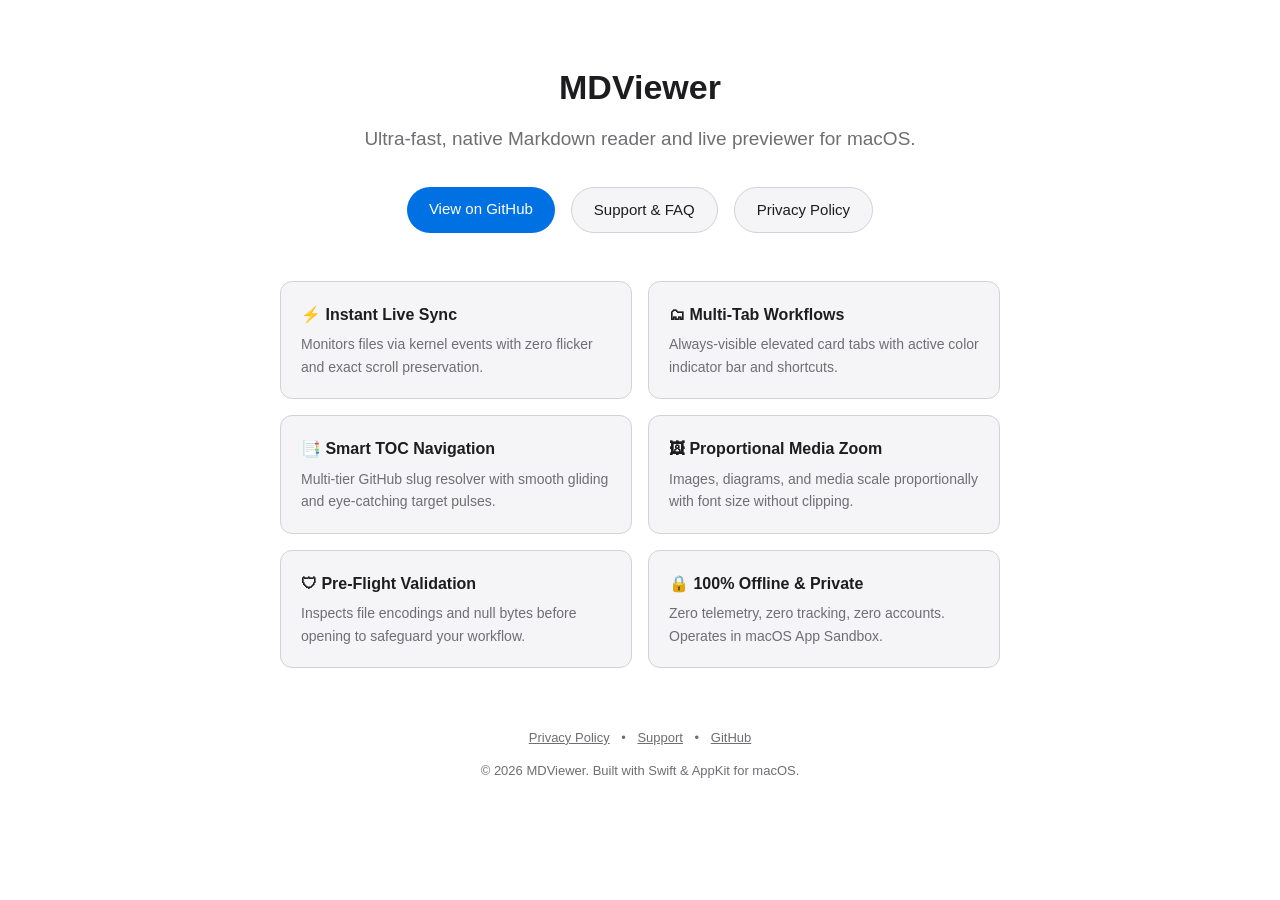
<file: docs/index.html>
<!DOCTYPE html>
<html lang="en">
<head>
    <meta charset="UTF-8">
    <meta name="viewport" content="width=device-width, initial-scale=1.0">
    <title>MDViewer - Native macOS Markdown Viewer</title>
    <style>
        :root {
            --bg: #ffffff;
            --text: #1d1d1f;
            --secondary: #6e6e73;
            --card-bg: #f5f5f7;
            --border: #d2d2d7;
            --accent: #0071e3;
        }
        @media (prefers-color-scheme: dark) {
            :root {
                --bg: #1e1e1e;
                --text: #f5f5f7;
                --secondary: #86868b;
                --card-bg: #2d2d2d;
                --border: #424245;
                --accent: #2997ff;
            }
        }
        body {
            font-family: -apple-system, BlinkMacSystemFont, "SF Pro Text", "Helvetica Neue", sans-serif;
            background-color: var(--bg);
            color: var(--text);
            line-height: 1.6;
            margin: 0;
            padding: 60px 20px 40px;
        }
        .container {
            max-width: 720px;
            margin: 0 auto;
            text-align: center;
        }
        .icon {
            width: 80px;
            height: 80px;
            border-radius: 18px;
            box-shadow: 0 8px 24px rgba(0,0,0,0.18);
            margin-bottom: 20px;
        }
        h1 {
            font-size: 34px;
            font-weight: 700;
            margin: 0 0 10px;
        }
        .tagline {
            font-size: 19px;
            color: var(--secondary);
            margin: 0 0 32px;
        }
        .links-row {
            display: flex;
            justify-content: center;
            gap: 16px;
            margin-bottom: 48px;
        }
        .btn {
            display: inline-block;
            background-color: var(--accent);
            color: white;
            padding: 10px 22px;
            border-radius: 980px;
            text-decoration: none;
            font-size: 15px;
            font-weight: 500;
        }
        .btn-secondary {
            background-color: var(--card-bg);
            color: var(--text);
            border: 1px solid var(--border);
        }
        .feature-grid {
            display: grid;
            grid-template-columns: 1fr 1fr;
            gap: 16px;
            text-align: left;
            margin-top: 30px;
        }
        .feature-card {
            background-color: var(--card-bg);
            border: 1px solid var(--border);
            border-radius: 12px;
            padding: 20px;
        }
        .feature-card h3 {
            margin: 0 0 6px;
            font-size: 16px;
        }
        .feature-card p {
            margin: 0;
            font-size: 14px;
            color: var(--secondary);
        }
        footer {
            margin-top: 60px;
            font-size: 13px;
            color: var(--secondary);
        }
        footer a {
            color: var(--secondary);
            text-decoration: underline;
            margin: 0 8px;
        }
    </style>
</head>
<body>
    <div class="container">
        <h1>MDViewer</h1>
        <p class="tagline">Ultra-fast, native Markdown reader and live previewer for macOS.</p>

        <div class="links-row">
            <a href="https://github.com/slemay/mdviewer" class="btn">View on GitHub</a>
            <a href="support.html" class="btn btn-secondary">Support & FAQ</a>
            <a href="privacy.html" class="btn btn-secondary">Privacy Policy</a>
        </div>

        <div class="feature-grid">
            <div class="feature-card">
                <h3>⚡️ Instant Live Sync</h3>
                <p>Monitors files via kernel events with zero flicker and exact scroll preservation.</p>
            </div>
            <div class="feature-card">
                <h3>🗂 Multi-Tab Workflows</h3>
                <p>Always-visible elevated card tabs with active color indicator bar and shortcuts.</p>
            </div>
            <div class="feature-card">
                <h3>📑 Smart TOC Navigation</h3>
                <p>Multi-tier GitHub slug resolver with smooth gliding and eye-catching target pulses.</p>
            </div>
            <div class="feature-card">
                <h3>🖼 Proportional Media Zoom</h3>
                <p>Images, diagrams, and media scale proportionally with font size without clipping.</p>
            </div>
            <div class="feature-card">
                <h3>🛡 Pre-Flight Validation</h3>
                <p>Inspects file encodings and null bytes before opening to safeguard your workflow.</p>
            </div>
            <div class="feature-card">
                <h3>🔒 100% Offline & Private</h3>
                <p>Zero telemetry, zero tracking, zero accounts. Operates in macOS App Sandbox.</p>
            </div>
        </div>

        <footer>
            <a href="privacy.html">Privacy Policy</a> &bull; 
            <a href="support.html">Support</a> &bull; 
            <a href="https://github.com/slemay/mdviewer">GitHub</a>
            <p style="margin-top: 12px;">&copy; 2026 MDViewer. Built with Swift & AppKit for macOS.</p>
        </footer>
    </div>
</body>
</html>
</file>
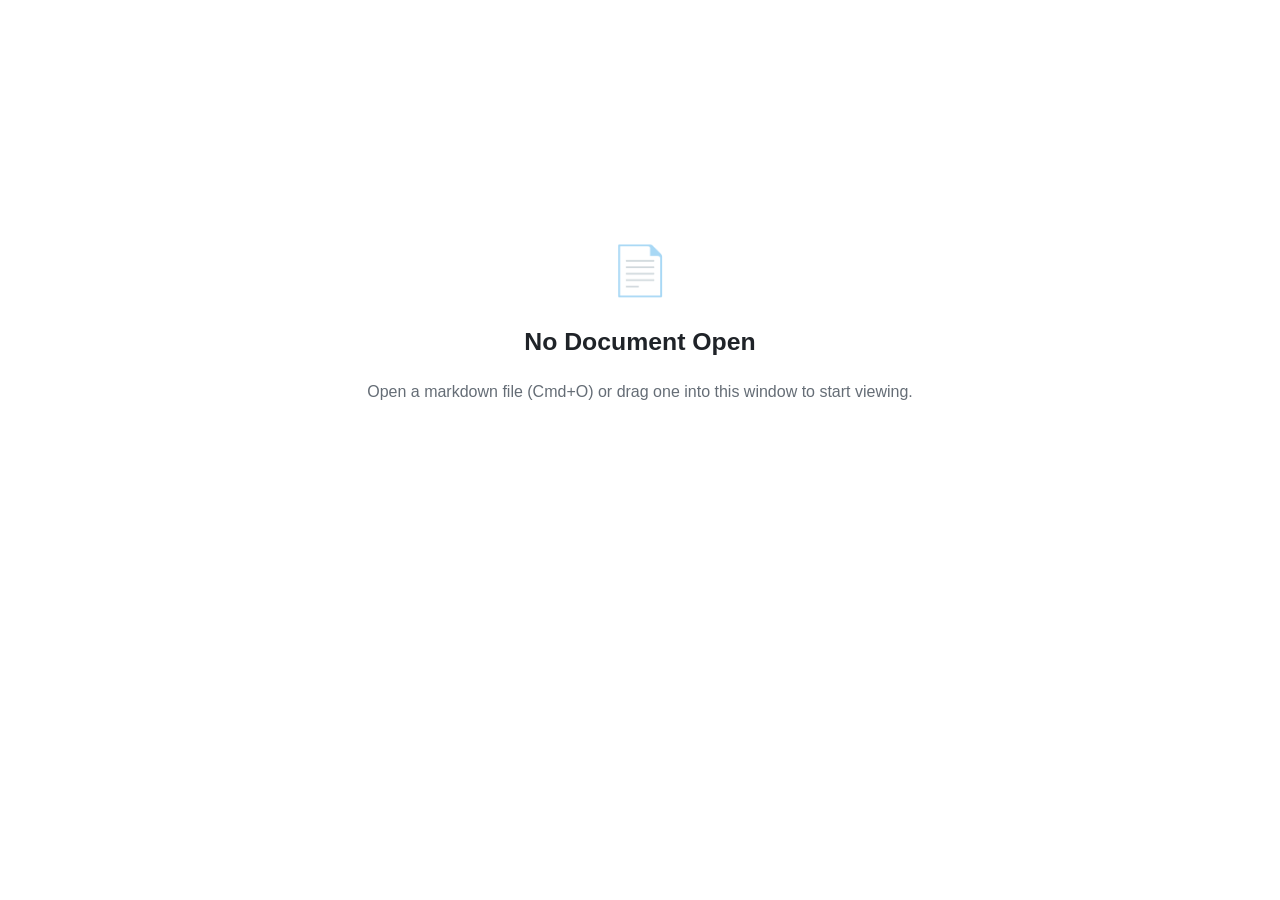
<file: Sources/MDViewer/Resources/index.html>
<!DOCTYPE html>
<html lang="en" class="theme-system">
<head>
  <meta charset="UTF-8">
  <meta name="viewport" content="width=device-width, initial-scale=1.0">
  <title>MDViewer</title>
  <link rel="stylesheet" href="styles.css">
  <link rel="stylesheet" href="vendor/katex.min.css">
  <link id="highlight-light" rel="stylesheet" href="vendor/highlight-github.min.css">
  <link id="highlight-dark" rel="stylesheet" href="vendor/highlight-github-dark.min.css" disabled>
</head>
<body>
  <div id="content-container">
    <div class="empty-state">
      <div class="empty-state-icon">📄</div>
      <h2>No Document Open</h2>
      <p>Open a markdown file (Cmd+O) or drag one into this window to start viewing.</p>
    </div>
  </div>

  <!-- Offline Bundled Scripts -->
  <script src="vendor/marked.min.js"></script>
  <script src="vendor/highlight.min.js"></script>
  <script src="vendor/katex.min.js"></script>
  <script src="vendor/auto-render.min.js"></script>
  <script src="vendor/mermaid.min.js"></script>
  <script src="app.js"></script>
</body>
</html>
</file>
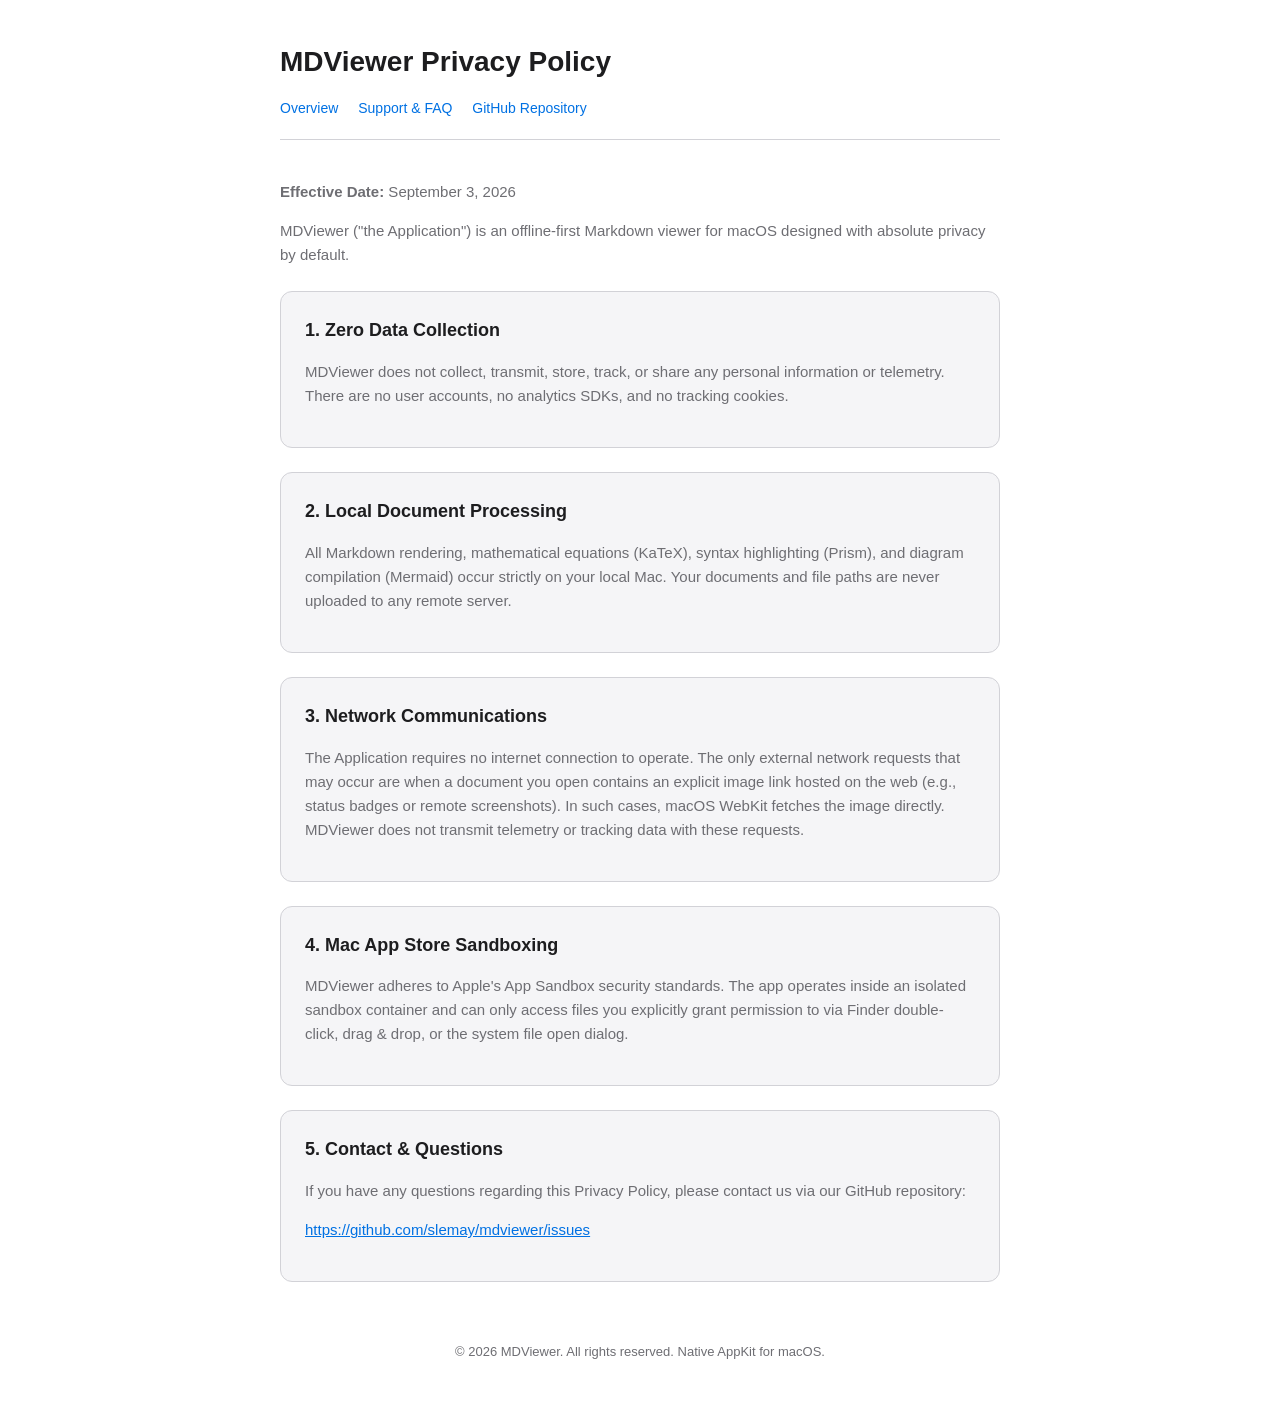
<file: docs/privacy.html>
<!DOCTYPE html>
<html lang="en">
<head>
    <meta charset="UTF-8">
    <meta name="viewport" content="width=device-width, initial-scale=1.0">
    <title>Privacy Policy - MDViewer</title>
    <style>
        :root {
            --bg: #ffffff;
            --text: #1d1d1f;
            --secondary: #6e6e73;
            --card-bg: #f5f5f7;
            --border: #d2d2d7;
            --accent: #0071e3;
        }
        @media (prefers-color-scheme: dark) {
            :root {
                --bg: #1e1e1e;
                --text: #f5f5f7;
                --secondary: #86868b;
                --card-bg: #2d2d2d;
                --border: #424245;
                --accent: #2997ff;
            }
        }
        body {
            font-family: -apple-system, BlinkMacSystemFont, "SF Pro Text", "Helvetica Neue", sans-serif;
            background-color: var(--bg);
            color: var(--text);
            line-height: 1.6;
            margin: 0;
            padding: 40px 20px;
        }
        .container {
            max-width: 720px;
            margin: 0 auto;
        }
        header {
            margin-bottom: 40px;
            border-bottom: 1px solid var(--border);
            padding-bottom: 20px;
        }
        .logo-row {
            display: flex;
            align-items: center;
            gap: 14px;
            margin-bottom: 8px;
        }
        .logo-row img {
            width: 48px;
            height: 48px;
            border-radius: 11px;
            box-shadow: 0 4px 12px rgba(0,0,0,0.15);
        }
        h1 {
            font-size: 28px;
            font-weight: 700;
            margin: 0;
        }
        .nav-links {
            margin-top: 12px;
            font-size: 14px;
        }
        .nav-links a {
            color: var(--accent);
            text-decoration: none;
            margin-right: 16px;
        }
        .nav-links a:hover {
            text-decoration: underline;
        }
        .card {
            background-color: var(--card-bg);
            border-radius: 12px;
            padding: 24px;
            margin: 24px 0;
            border: 1px solid var(--border);
        }
        h2 {
            font-size: 18px;
            font-weight: 600;
            margin-top: 0;
            color: var(--text);
        }
        p, li {
            color: var(--secondary);
            font-size: 15px;
        }
        ul {
            padding-left: 20px;
        }
        footer {
            margin-top: 60px;
            text-align: center;
            font-size: 13px;
            color: var(--secondary);
        }
    </style>
</head>
<body>
    <div class="container">
        <header>
            <div class="logo-row">
                <h1>MDViewer Privacy Policy</h1>
            </div>
            <div class="nav-links">
                <a href="index.html">Overview</a>
                <a href="support.html">Support & FAQ</a>
                <a href="https://github.com/slemay/mdviewer">GitHub Repository</a>
            </div>
        </header>

        <p><strong>Effective Date:</strong> September 3, 2026</p>
        <p>MDViewer ("the Application") is an offline-first Markdown viewer for macOS designed with absolute privacy by default.</p>

        <div class="card">
            <h2>1. Zero Data Collection</h2>
            <p>MDViewer does not collect, transmit, store, track, or share any personal information or telemetry. There are no user accounts, no analytics SDKs, and no tracking cookies.</p>
        </div>

        <div class="card">
            <h2>2. Local Document Processing</h2>
            <p>All Markdown rendering, mathematical equations (KaTeX), syntax highlighting (Prism), and diagram compilation (Mermaid) occur strictly on your local Mac. Your documents and file paths are never uploaded to any remote server.</p>
        </div>

        <div class="card">
            <h2>3. Network Communications</h2>
            <p>The Application requires no internet connection to operate. The only external network requests that may occur are when a document you open contains an explicit image link hosted on the web (e.g., status badges or remote screenshots). In such cases, macOS WebKit fetches the image directly. MDViewer does not transmit telemetry or tracking data with these requests.</p>
        </div>

        <div class="card">
            <h2>4. Mac App Store Sandboxing</h2>
            <p>MDViewer adheres to Apple's App Sandbox security standards. The app operates inside an isolated sandbox container and can only access files you explicitly grant permission to via Finder double-click, drag & drop, or the system file open dialog.</p>
        </div>

        <div class="card">
            <h2>5. Contact & Questions</h2>
            <p>If you have any questions regarding this Privacy Policy, please contact us via our GitHub repository:</p>
            <p><a href="https://github.com/slemay/mdviewer/issues" style="color: var(--accent);">https://github.com/slemay/mdviewer/issues</a></p>
        </div>

        <footer>
            &copy; 2026 MDViewer. All rights reserved. Native AppKit for macOS.
        </footer>
    </div>
</body>
</html>
</file>
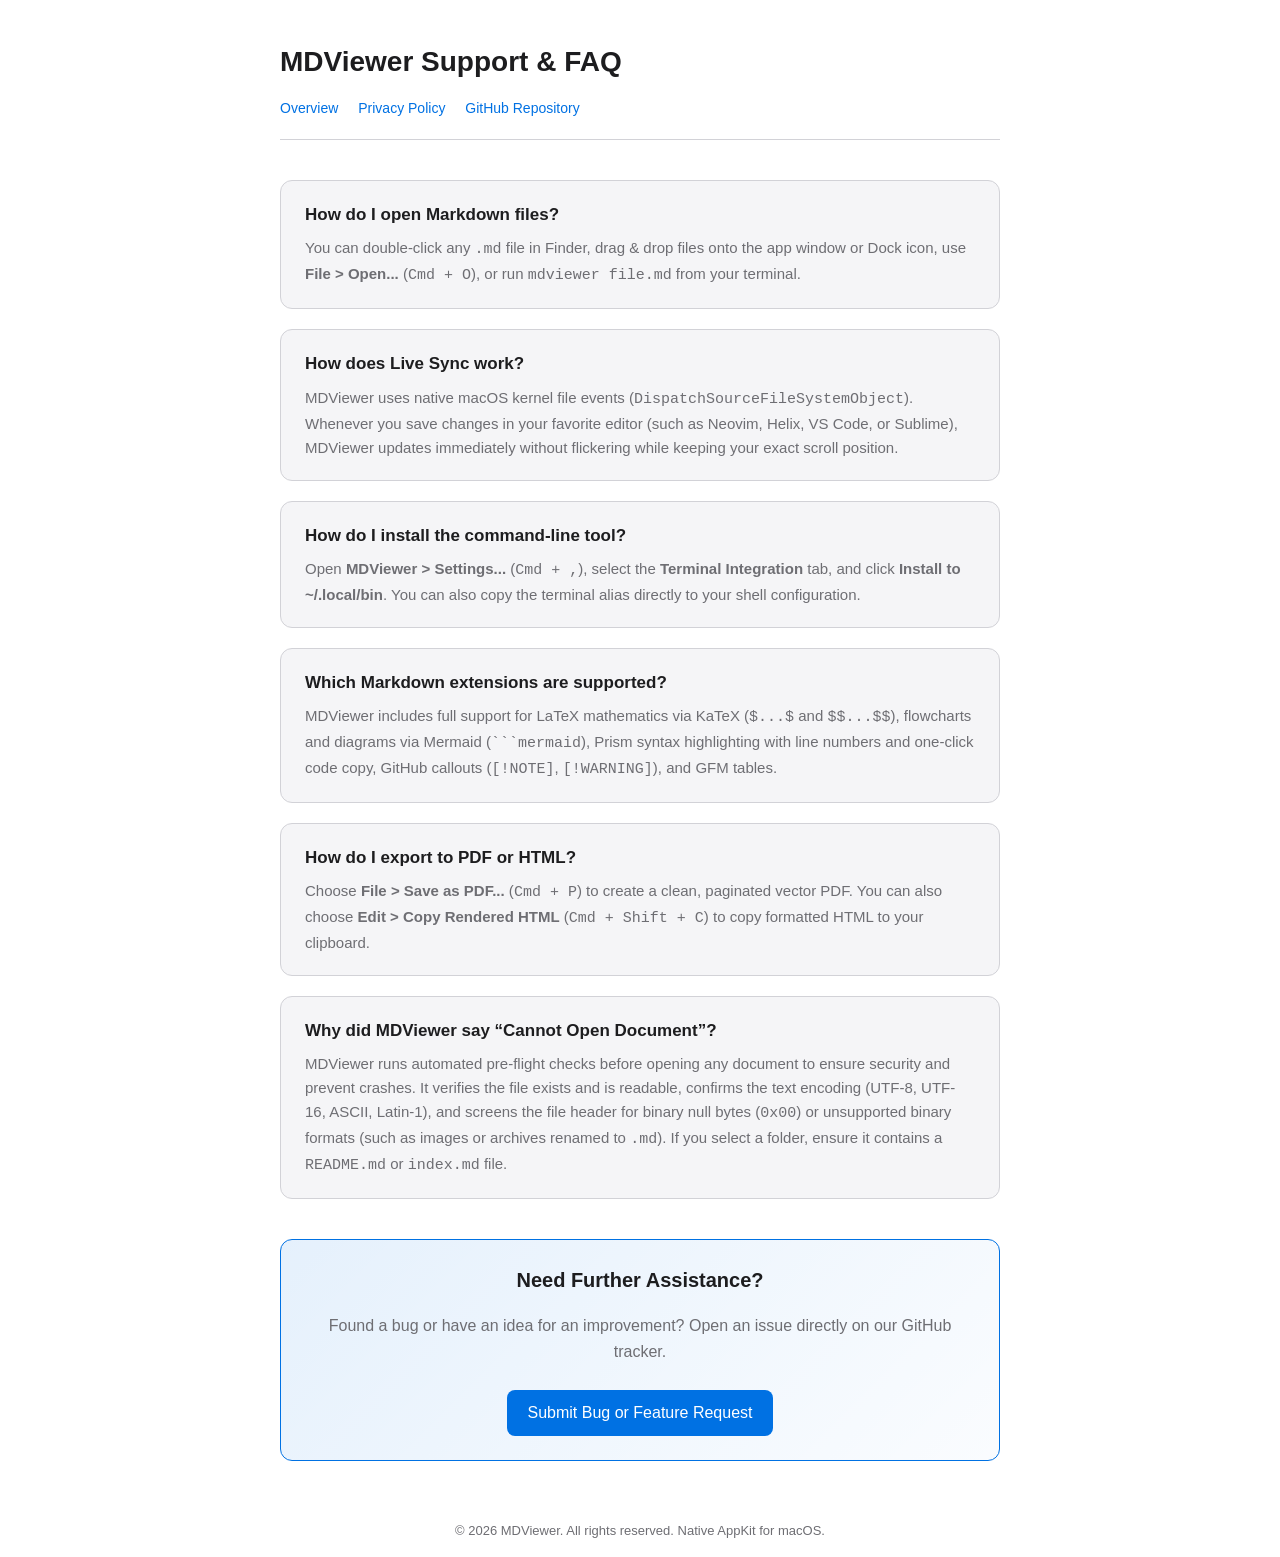
<file: docs/support.html>
<!DOCTYPE html>
<html lang="en">
<head>
    <meta charset="UTF-8">
    <meta name="viewport" content="width=device-width, initial-scale=1.0">
    <title>Support & FAQ - MDViewer</title>
    <style>
        :root {
            --bg: #ffffff;
            --text: #1d1d1f;
            --secondary: #6e6e73;
            --card-bg: #f5f5f7;
            --border: #d2d2d7;
            --accent: #0071e3;
        }
        @media (prefers-color-scheme: dark) {
            :root {
                --bg: #1e1e1e;
                --text: #f5f5f7;
                --secondary: #86868b;
                --card-bg: #2d2d2d;
                --border: #424245;
                --accent: #2997ff;
            }
        }
        body {
            font-family: -apple-system, BlinkMacSystemFont, "SF Pro Text", "Helvetica Neue", sans-serif;
            background-color: var(--bg);
            color: var(--text);
            line-height: 1.6;
            margin: 0;
            padding: 40px 20px;
        }
        .container {
            max-width: 720px;
            margin: 0 auto;
        }
        header {
            margin-bottom: 40px;
            border-bottom: 1px solid var(--border);
            padding-bottom: 20px;
        }
        h1 {
            font-size: 28px;
            font-weight: 700;
            margin: 0;
        }
        .nav-links {
            margin-top: 12px;
            font-size: 14px;
        }
        .nav-links a {
            color: var(--accent);
            text-decoration: none;
            margin-right: 16px;
        }
        .nav-links a:hover {
            text-decoration: underline;
        }
        .faq-item {
            background-color: var(--card-bg);
            border-radius: 12px;
            padding: 20px 24px;
            margin: 20px 0;
            border: 1px solid var(--border);
        }
        .faq-question {
            font-size: 17px;
            font-weight: 600;
            margin-top: 0;
            margin-bottom: 8px;
            color: var(--text);
        }
        .faq-answer {
            color: var(--secondary);
            font-size: 15px;
            margin: 0;
        }
        .contact-box {
            background: linear-gradient(135deg, rgba(0,113,227,0.1), rgba(0,113,227,0.02));
            border: 1px solid var(--accent);
            border-radius: 12px;
            padding: 24px;
            margin-top: 40px;
            text-align: center;
        }
        .contact-box h2 {
            margin-top: 0;
            font-size: 20px;
            color: var(--text);
        }
        .button {
            display: inline-block;
            background-color: var(--accent);
            color: white;
            padding: 10px 20px;
            border-radius: 8px;
            text-decoration: none;
            font-weight: 500;
            margin-top: 12px;
        }
        .button:hover {
            opacity: 0.9;
        }
        footer {
            margin-top: 60px;
            text-align: center;
            font-size: 13px;
            color: var(--secondary);
        }
    </style>
</head>
<body>
    <div class="container">
        <header>
            <h1>MDViewer Support & FAQ</h1>
            <div class="nav-links">
                <a href="index.html">Overview</a>
                <a href="privacy.html">Privacy Policy</a>
                <a href="https://github.com/slemay/mdviewer">GitHub Repository</a>
            </div>
        </header>

        <div class="faq-item">
            <h2 class="faq-question">How do I open Markdown files?</h2>
            <p class="faq-answer">You can double-click any <code>.md</code> file in Finder, drag & drop files onto the app window or Dock icon, use <strong>File &gt; Open...</strong> (<code>Cmd + O</code>), or run <code>mdviewer file.md</code> from your terminal.</p>
        </div>

        <div class="faq-item">
            <h2 class="faq-question">How does Live Sync work?</h2>
            <p class="faq-answer">MDViewer uses native macOS kernel file events (<code>DispatchSourceFileSystemObject</code>). Whenever you save changes in your favorite editor (such as Neovim, Helix, VS Code, or Sublime), MDViewer updates immediately without flickering while keeping your exact scroll position.</p>
        </div>

        <div class="faq-item">
            <h2 class="faq-question">How do I install the command-line tool?</h2>
            <p class="faq-answer">Open <strong>MDViewer &gt; Settings...</strong> (<code>Cmd + ,</code>), select the <strong>Terminal Integration</strong> tab, and click <strong>Install to ~/.local/bin</strong>. You can also copy the terminal alias directly to your shell configuration.</p>
        </div>

        <div class="faq-item">
            <h2 class="faq-question">Which Markdown extensions are supported?</h2>
            <p class="faq-answer">MDViewer includes full support for LaTeX mathematics via KaTeX (<code>$...$</code> and <code>$$...$$</code>), flowcharts and diagrams via Mermaid (<code>```mermaid</code>), Prism syntax highlighting with line numbers and one-click code copy, GitHub callouts (<code>[!NOTE]</code>, <code>[!WARNING]</code>), and GFM tables.</p>
        </div>

        <div class="faq-item">
            <h2 class="faq-question">How do I export to PDF or HTML?</h2>
            <p class="faq-answer">Choose <strong>File &gt; Save as PDF...</strong> (<code>Cmd + P</code>) to create a clean, paginated vector PDF. You can also choose <strong>Edit &gt; Copy Rendered HTML</strong> (<code>Cmd + Shift + C</code>) to copy formatted HTML to your clipboard.</p>
        </div>

        <div class="faq-item">
            <h2 class="faq-question">Why did MDViewer say &ldquo;Cannot Open Document&rdquo;?</h2>
            <p class="faq-answer">MDViewer runs automated pre-flight checks before opening any document to ensure security and prevent crashes. It verifies the file exists and is readable, confirms the text encoding (UTF-8, UTF-16, ASCII, Latin-1), and screens the file header for binary null bytes (<code>0x00</code>) or unsupported binary formats (such as images or archives renamed to <code>.md</code>). If you select a folder, ensure it contains a <code>README.md</code> or <code>index.md</code> file.</p>
        </div>

        <div class="contact-box">
            <h2>Need Further Assistance?</h2>
            <p style="color: var(--secondary); margin-bottom: 14px;">Found a bug or have an idea for an improvement? Open an issue directly on our GitHub tracker.</p>
            <a href="https://github.com/slemay/mdviewer/issues" class="button">Submit Bug or Feature Request</a>
        </div>

        <footer>
            &copy; 2026 MDViewer. All rights reserved. Native AppKit for macOS.
        </footer>
    </div>
</body>
</html>
</file>
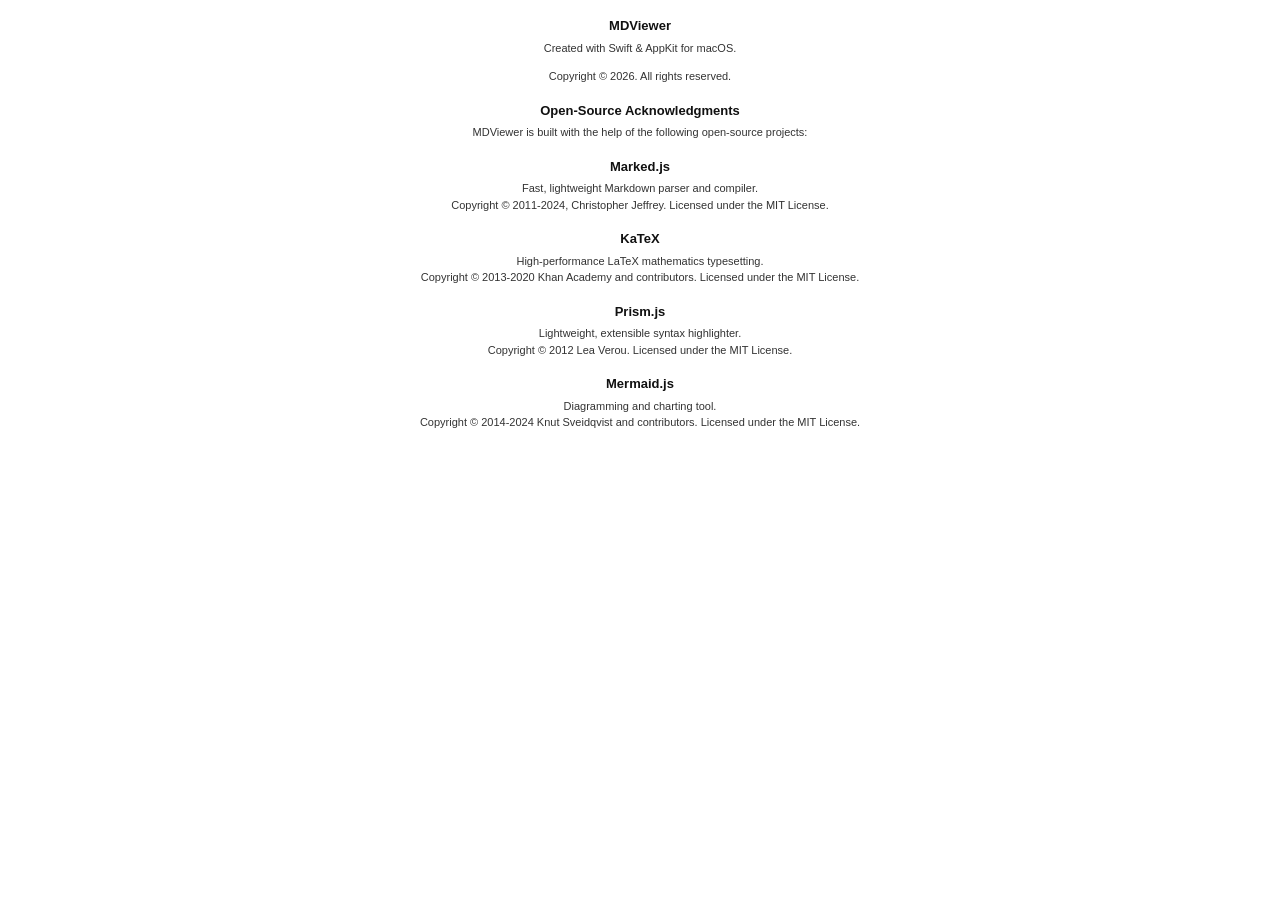
<file: Sources/MDViewer/Resources/Credits.html>
<!DOCTYPE html>
<html>
<head>
<meta charset="utf-8">
<style>
body {
    font-family: -apple-system, BlinkMacSystemFont, "Helvetica Neue", sans-serif;
    font-size: 11px;
    line-height: 1.5;
    color: #333333;
    text-align: center;
}
h2 {
    font-size: 13px;
    margin-top: 16px;
    margin-bottom: 4px;
    color: #111111;
}
p {
    margin: 4px 0 12px;
}
.license {
    font-size: 9.5px;
    color: #666666;
    font-family: Menlo, monospace;
    text-align: left;
    background: #f5f5f7;
    padding: 8px;
    border-radius: 4px;
}
</style>
</head>
<body>
    <h2>MDViewer</h2>
    <p>Created with Swift & AppKit for macOS.</p>
    <p>Copyright &copy; 2026. All rights reserved.</p>

    <h2>Open-Source Acknowledgments</h2>
    <p>MDViewer is built with the help of the following open-source projects:</p>

    <h2>Marked.js</h2>
    <p>Fast, lightweight Markdown parser and compiler.<br>
    Copyright &copy; 2011-2024, Christopher Jeffrey. Licensed under the MIT License.</p>

    <h2>KaTeX</h2>
    <p>High-performance LaTeX mathematics typesetting.<br>
    Copyright &copy; 2013-2020 Khan Academy and contributors. Licensed under the MIT License.</p>

    <h2>Prism.js</h2>
    <p>Lightweight, extensible syntax highlighter.<br>
    Copyright &copy; 2012 Lea Verou. Licensed under the MIT License.</p>

    <h2>Mermaid.js</h2>
    <p>Diagramming and charting tool.<br>
    Copyright &copy; 2014-2024 Knut Sveidqvist and contributors. Licensed under the MIT License.</p>
</body>
</html>
</file>
<file: Sources/MDViewer/Resources/styles.css>
:root {
  --font-sans: -apple-system, BlinkMacSystemFont, "Segoe UI", "SF Pro Text", Helvetica, Arial, sans-serif;
  --font-serif: "New York", "Charter", "Georgia", Cambria, serif;
  --font-mono: "SF Mono", "Menlo", "Monaco", "Courier New", monospace;
  --current-font-family: var(--font-sans);
  --font-size-base: 16px;
  --object-scale: 1;
  --line-height-base: 1.65;

  /* Default Light Theme variables */
  --bg-color: #ffffff;
  --text-color: #1f2328;
  --text-muted: #656d76;
  --heading-color: #1f2328;
  --link-color: #0969da;
  --link-hover-color: #1b7cf3;
  --border-color: #d1d9e0;
  --border-muted: #e1e4e8;
  --code-bg: #f6f8fa;
  --code-text: #1f2328;
  --code-border: #e1e4e8;
  --pre-bg: #f6f8fa;
  --pre-border: #d0d7de;
  --blockquote-border: #d0d7de;
  --blockquote-text: #656d76;
  --table-header-bg: #f6f8fa;
  --table-border: #d0d7de;
  --table-stripe: #fbfcfd;
  --copy-btn-bg: rgba(255, 255, 255, 0.85);
  --copy-btn-hover: #ffffff;
  --copy-btn-border: #d0d7de;
  --copy-btn-text: #57606a;
  --search-highlight: #fff3a8;
  --search-highlight-active: #ffb703;
}

/* System Dark Auto-adaptation */
@media (prefers-color-scheme: dark) {
  :root.theme-system {
    --bg-color: #1e1e1e;
    --text-color: #e6edf3;
    --text-muted: #8b949e;
    --heading-color: #f0f6fc;
    --link-color: #4493f8;
    --link-hover-color: #79c0ff;
    --border-color: #30363d;
    --border-muted: #21262d;
    --code-bg: #2b3036;
    --code-text: #e6edf3;
    --code-border: #383e47;
    --pre-bg: #161b22;
    --pre-border: #30363d;
    --blockquote-border: #3b434b;
    --blockquote-text: #8b949e;
    --table-header-bg: #161b22;
    --table-border: #30363d;
    --table-stripe: #1b2027;
    --copy-btn-bg: rgba(48, 54, 61, 0.85);
    --copy-btn-hover: #3b424b;
    --copy-btn-border: #484f58;
    --copy-btn-text: #c9d1d9;
    --search-highlight: #705310;
    --search-highlight-active: #c28800;
  }
}

/* Explicit Themes */
:root.theme-github-dark {
  --bg-color: #0d1117;
  --text-color: #c9d1d9;
  --text-muted: #8b949e;
  --heading-color: #f0f6fc;
  --link-color: #58a6ff;
  --link-hover-color: #79c0ff;
  --border-color: #30363d;
  --border-muted: #21262d;
  --code-bg: #161b22;
  --code-text: #c9d1d9;
  --code-border: #30363d;
  --pre-bg: #161b22;
  --pre-border: #30363d;
  --blockquote-border: #3b434b;
  --blockquote-text: #8b949e;
  --table-header-bg: #161b22;
  --table-border: #30363d;
  --table-stripe: #12161c;
  --copy-btn-bg: #21262d;
  --copy-btn-hover: #30363d;
  --copy-btn-border: #363b42;
  --copy-btn-text: #c9d1d9;
  --search-highlight: #705310;
  --search-highlight-active: #c28800;
}

:root.theme-dracula {
  --bg-color: #282a36;
  --text-color: #f8f8f2;
  --text-muted: #6272a4;
  --heading-color: #bd93f9;
  --link-color: #8be9fd;
  --link-hover-color: #50fa7b;
  --border-color: #44475a;
  --border-muted: #383a59;
  --code-bg: #343746;
  --code-text: #f1fa8c;
  --code-border: #44475a;
  --pre-bg: #1e1f29;
  --pre-border: #44475a;
  --blockquote-border: #bd93f9;
  --blockquote-text: #6272a4;
  --table-header-bg: #343746;
  --table-border: #44475a;
  --table-stripe: #2c2f3d;
  --copy-btn-bg: #44475a;
  --copy-btn-hover: #6272a4;
  --copy-btn-border: #6272a4;
  --copy-btn-text: #f8f8f2;
  --search-highlight: #6272a4;
  --search-highlight-active: #ff79c6;
}

:root.theme-nord {
  --bg-color: #2e3440;
  --text-color: #d8dee9;
  --text-muted: #4c566a;
  --heading-color: #88c0d0;
  --link-color: #81a1c1;
  --link-hover-color: #8fbcbb;
  --border-color: #434c5e;
  --border-muted: #3b4252;
  --code-bg: #3b4252;
  --code-text: #eceff4;
  --code-border: #4c566a;
  --pre-bg: #242933;
  --pre-border: #434c5e;
  --blockquote-border: #81a1c1;
  --blockquote-text: #d8dee9;
  --table-header-bg: #3b4252;
  --table-border: #434c5e;
  --table-stripe: #333a48;
  --copy-btn-bg: #3b4252;
  --copy-btn-hover: #434c5e;
  --copy-btn-border: #4c566a;
  --copy-btn-text: #e5e9f0;
  --search-highlight: #434c5e;
  --search-highlight-active: #ebcb8b;
}

:root.theme-sepia {
  --bg-color: #f7f3e8;
  --text-color: #433422;
  --text-muted: #7f6e5d;
  --heading-color: #2b1f13;
  --link-color: #8f4e1f;
  --link-hover-color: #b36329;
  --border-color: #d8cdb8;
  --border-muted: #e6dec9;
  --code-bg: #ece4cf;
  --code-text: #3d2f1f;
  --code-border: #dfd5be;
  --pre-bg: #ece4cf;
  --pre-border: #d8cdb8;
  --blockquote-border: #bda88a;
  --blockquote-text: #7f6e5d;
  --table-header-bg: #ede4d1;
  --table-border: #d8cdb8;
  --table-stripe: #f2ebd8;
  --copy-btn-bg: #dfd5be;
  --copy-btn-hover: #d2c5aa;
  --copy-btn-border: #c4b699;
  --copy-btn-text: #594732;
  --search-highlight: #fae19c;
  --search-highlight-active: #e3a936;
}

* {
  box-sizing: border-box;
}

html {
  font-family: var(--current-font-family);
  font-size: var(--font-size-base);
  line-height: var(--line-height-base);
  background-color: var(--bg-color);
  color: var(--text-color);
  transition: background-color 0.2s ease, color 0.2s ease;
  scroll-behavior: smooth;
  -webkit-font-smoothing: antialiased;
}

body {
  margin: 0;
  padding: 0;
  display: flex;
  justify-content: center;
  min-height: 100vh;
}

#content-container {
  width: 100%;
  max-width: calc(820px * var(--object-scale, 1));
  padding: 56px 32px 96px 32px;
  margin: 0 auto;
  transition: max-width 0.2s ease;
}

/* Headings */
h1, h2, h3, h4, h5, h6 {
  color: var(--heading-color);
  font-weight: 600;
  line-height: 1.3;
  margin-top: 1.6em;
  margin-bottom: 0.6em;
  scroll-margin-top: 24px;
}

h1 {
  font-size: 2.1em;
  padding-bottom: 0.3em;
  border-bottom: 1px solid var(--border-color);
  margin-top: 0.2em;
}

h2 {
  font-size: 1.55em;
  padding-bottom: 0.25em;
  border-bottom: 1px solid var(--border-muted);
}

h3 { font-size: 1.28em; }
h4 { font-size: 1.05em; }
h5 { font-size: 0.9em; }
h6 { font-size: 0.82em; color: var(--text-muted); }

/* Paragraphs, links, lists */
p {
  margin-top: 0;
  margin-bottom: 1em;
}

a {
  color: var(--link-color);
  text-decoration: none;
}

a:hover {
  text-decoration: underline;
  color: var(--link-hover-color);
}

hr {
  border: 0;
  height: 1px;
  background-color: var(--border-color);
  margin: 28px 0;
}

ul, ol {
  padding-left: 2em;
  margin-top: 0;
  margin-bottom: 1em;
}

li {
  margin-top: 0.3em;
  margin-bottom: 0.3em;
}

li > p {
  margin-top: 0.3em;
  margin-bottom: 0.3em;
}

/* Task list */
ul.contains-task-list {
  list-style: none;
  padding-left: 0.4em;
}

li.task-list-item {
  display: flex;
  align-items: baseline;
  gap: 8px;
}

input[type="checkbox"] {
  accent-color: var(--link-color);
  cursor: pointer;
  margin-right: 4px;
}

/* Inline Code */
code:not(pre code) {
  font-family: var(--font-mono);
  font-size: 0.88em;
  background-color: var(--code-bg);
  color: var(--code-text);
  border: 1px solid var(--code-border);
  padding: 0.18em 0.38em;
  border-radius: 5px;
}

/* Fenced Code Blocks */
.code-block-wrapper {
  position: relative;
  margin: 1.2em 0;
  border-radius: 8px;
  background-color: var(--pre-bg);
  border: 1px solid var(--pre-border);
  overflow: hidden;
}

.code-block-header {
  display: flex;
  justify-content: space-between;
  align-items: center;
  padding: 6px 14px;
  background-color: rgba(0, 0, 0, 0.04);
  border-bottom: 1px solid var(--pre-border);
  font-family: var(--font-mono);
  font-size: 0.78em;
  color: var(--text-muted);
  user-select: none;
}

.copy-button {
  background-color: var(--copy-btn-bg);
  color: var(--copy-btn-text);
  border: 1px solid var(--copy-btn-border);
  border-radius: 5px;
  padding: 3px 8px;
  font-size: 0.76em;
  font-family: var(--font-sans);
  font-weight: 500;
  cursor: pointer;
  display: flex;
  align-items: center;
  gap: 4px;
  transition: all 0.15s ease;
}

.copy-button:hover {
  background-color: var(--copy-btn-hover);
}

pre {
  margin: 0;
  padding: 14px 16px;
  overflow-x: auto;
  font-family: var(--font-mono);
  font-size: 0.88em;
  line-height: 1.5;
}

pre code {
  font-family: inherit;
  font-size: inherit;
  padding: 0;
  background: transparent;
  border: none;
}

/* Blockquotes */
blockquote {
  margin: 1.2em 0;
  padding: 0.6em 1.2em;
  color: var(--blockquote-text);
  background-color: var(--code-bg);
  border-left: 4px solid var(--blockquote-border);
  border-radius: 0 6px 6px 0;
}

blockquote > :last-child {
  margin-bottom: 0;
}

/* GitHub Alerts / Callouts */
.markdown-alert {
  padding: 10px 16px;
  margin-bottom: 16px;
  border-left: 0.25em solid;
  border-radius: 0 6px 6px 0;
  background-color: var(--code-bg);
}

.markdown-alert-title {
  display: flex;
  align-items: center;
  font-weight: 600;
  font-size: 0.95em;
  margin-bottom: 6px;
  gap: 6px;
}

.markdown-alert-note { border-left-color: #0969da; }
.markdown-alert-note .markdown-alert-title { color: #0969da; }

.markdown-alert-tip { border-left-color: #1a7f37; }
.markdown-alert-tip .markdown-alert-title { color: #1a7f37; }

.markdown-alert-important { border-left-color: #8250df; }
.markdown-alert-important .markdown-alert-title { color: #8250df; }

.markdown-alert-warning { border-left-color: #9a6700; }
.markdown-alert-warning .markdown-alert-title { color: #9a6700; }

.markdown-alert-caution { border-left-color: #cf222e; }
.markdown-alert-caution .markdown-alert-title { color: #cf222e; }

/* Tables */
table {
  width: 100%;
  border-collapse: collapse;
  margin: 1.2em 0;
  font-size: 0.95em;
  display: block;
  overflow-x: auto;
}

th, td {
  padding: 8px 14px;
  border: 1px solid var(--table-border);
}

th {
  font-weight: 600;
  background-color: var(--table-header-bg);
  text-align: left;
}

tr:nth-child(2n) {
  background-color: var(--table-stripe);
}

/* Images & Media Objects */
img {
  max-width: calc(100% / var(--object-scale, 1));
  height: auto;
  border-radius: 6px;
  display: block;
  margin: 1em auto;
  zoom: var(--object-scale, 1);
  transition: zoom 0.15s ease;
}

video, iframe, canvas, embed, object {
  max-width: calc(100% / var(--object-scale, 1));
  border-radius: 6px;
  display: block;
  margin: 1em auto;
  zoom: var(--object-scale, 1);
  transition: zoom 0.15s ease;
}

/* Mermaid Diagrams */
.mermaid-wrapper {
  display: flex;
  justify-content: center;
  align-items: center;
  margin: 1.6em 0;
  padding: 16px;
  background-color: var(--code-bg);
  border: 1px solid var(--border-muted);
  border-radius: 8px;
  overflow-x: auto;
  zoom: var(--object-scale, 1);
  transition: zoom 0.15s ease;
}

.mermaid svg {
  max-width: 100%;
  height: auto;
}

/* KaTeX Equations */
.katex-display {
  overflow-x: auto;
  overflow-y: hidden;
  padding: 8px 0;
}

/* Find in Page Search Highlights */
mark.search-match {
  background-color: var(--search-highlight);
  color: inherit;
  border-radius: 2px;
  padding: 1px 2px;
}

mark.search-match.current {
  background-color: var(--search-highlight-active);
  font-weight: 600;
}

/* Empty State / Welcome Placeholder */
.empty-state {
  display: flex;
  flex-direction: column;
  align-items: center;
  justify-content: center;
  text-align: center;
  min-height: 60vh;
  color: var(--text-muted);
}

.empty-state-icon {
  font-size: 48px;
  margin-bottom: 16px;
  opacity: 0.6;
}

.empty-state h2 {
  border: none;
  margin-top: 0;
  color: var(--text-color);
}

/* Heading Target Flash / Pulse on TOC Navigation */
@keyframes headingTargetGlow {
  0% {
    background-color: rgba(9, 105, 218, 0.22);
    border-radius: 4px;
  }
  100% {
    background-color: transparent;
  }
}

.heading-target-pulse {
  animation: headingTargetGlow 1.4s ease-out;
}
</file>
<file: Sources/MDViewer/Resources/vendor/highlight-github.min.css>
pre code.hljs{display:block;overflow-x:auto;padding:1em}code.hljs{padding:3px 5px}/*!
  Theme: GitHub
  Description: Light theme as seen on github.com
  Author: github.com
  Maintainer: @Hirse
  Updated: 2021-05-15

  Outdated base version: https://github.com/primer/github-syntax-light
  Current colors taken from GitHub's CSS
*/.hljs{color:#24292e;background:#fff}.hljs-doctag,.hljs-keyword,.hljs-meta .hljs-keyword,.hljs-template-tag,.hljs-template-variable,.hljs-type,.hljs-variable.language_{color:#d73a49}.hljs-title,.hljs-title.class_,.hljs-title.class_.inherited__,.hljs-title.function_{color:#6f42c1}.hljs-attr,.hljs-attribute,.hljs-literal,.hljs-meta,.hljs-number,.hljs-operator,.hljs-selector-attr,.hljs-selector-class,.hljs-selector-id,.hljs-variable{color:#005cc5}.hljs-meta .hljs-string,.hljs-regexp,.hljs-string{color:#032f62}.hljs-built_in,.hljs-symbol{color:#e36209}.hljs-code,.hljs-comment,.hljs-formula{color:#6a737d}.hljs-name,.hljs-quote,.hljs-selector-pseudo,.hljs-selector-tag{color:#22863a}.hljs-subst{color:#24292e}.hljs-section{color:#005cc5;font-weight:700}.hljs-bullet{color:#735c0f}.hljs-emphasis{color:#24292e;font-style:italic}.hljs-strong{color:#24292e;font-weight:700}.hljs-addition{color:#22863a;background-color:#f0fff4}.hljs-deletion{color:#b31d28;background-color:#ffeef0}
</file>
<file: Sources/MDViewer/Resources/vendor/highlight-github-dark.min.css>
pre code.hljs{display:block;overflow-x:auto;padding:1em}code.hljs{padding:3px 5px}/*!
  Theme: GitHub Dark
  Description: Dark theme as seen on github.com
  Author: github.com
  Maintainer: @Hirse
  Updated: 2021-05-15

  Outdated base version: https://github.com/primer/github-syntax-dark
  Current colors taken from GitHub's CSS
*/.hljs{color:#c9d1d9;background:#0d1117}.hljs-doctag,.hljs-keyword,.hljs-meta .hljs-keyword,.hljs-template-tag,.hljs-template-variable,.hljs-type,.hljs-variable.language_{color:#ff7b72}.hljs-title,.hljs-title.class_,.hljs-title.class_.inherited__,.hljs-title.function_{color:#d2a8ff}.hljs-attr,.hljs-attribute,.hljs-literal,.hljs-meta,.hljs-number,.hljs-operator,.hljs-selector-attr,.hljs-selector-class,.hljs-selector-id,.hljs-variable{color:#79c0ff}.hljs-meta .hljs-string,.hljs-regexp,.hljs-string{color:#a5d6ff}.hljs-built_in,.hljs-symbol{color:#ffa657}.hljs-code,.hljs-comment,.hljs-formula{color:#8b949e}.hljs-name,.hljs-quote,.hljs-selector-pseudo,.hljs-selector-tag{color:#7ee787}.hljs-subst{color:#c9d1d9}.hljs-section{color:#1f6feb;font-weight:700}.hljs-bullet{color:#f2cc60}.hljs-emphasis{color:#c9d1d9;font-style:italic}.hljs-strong{color:#c9d1d9;font-weight:700}.hljs-addition{color:#aff5b4;background-color:#033a16}.hljs-deletion{color:#ffdcd7;background-color:#67060c}
</file>
